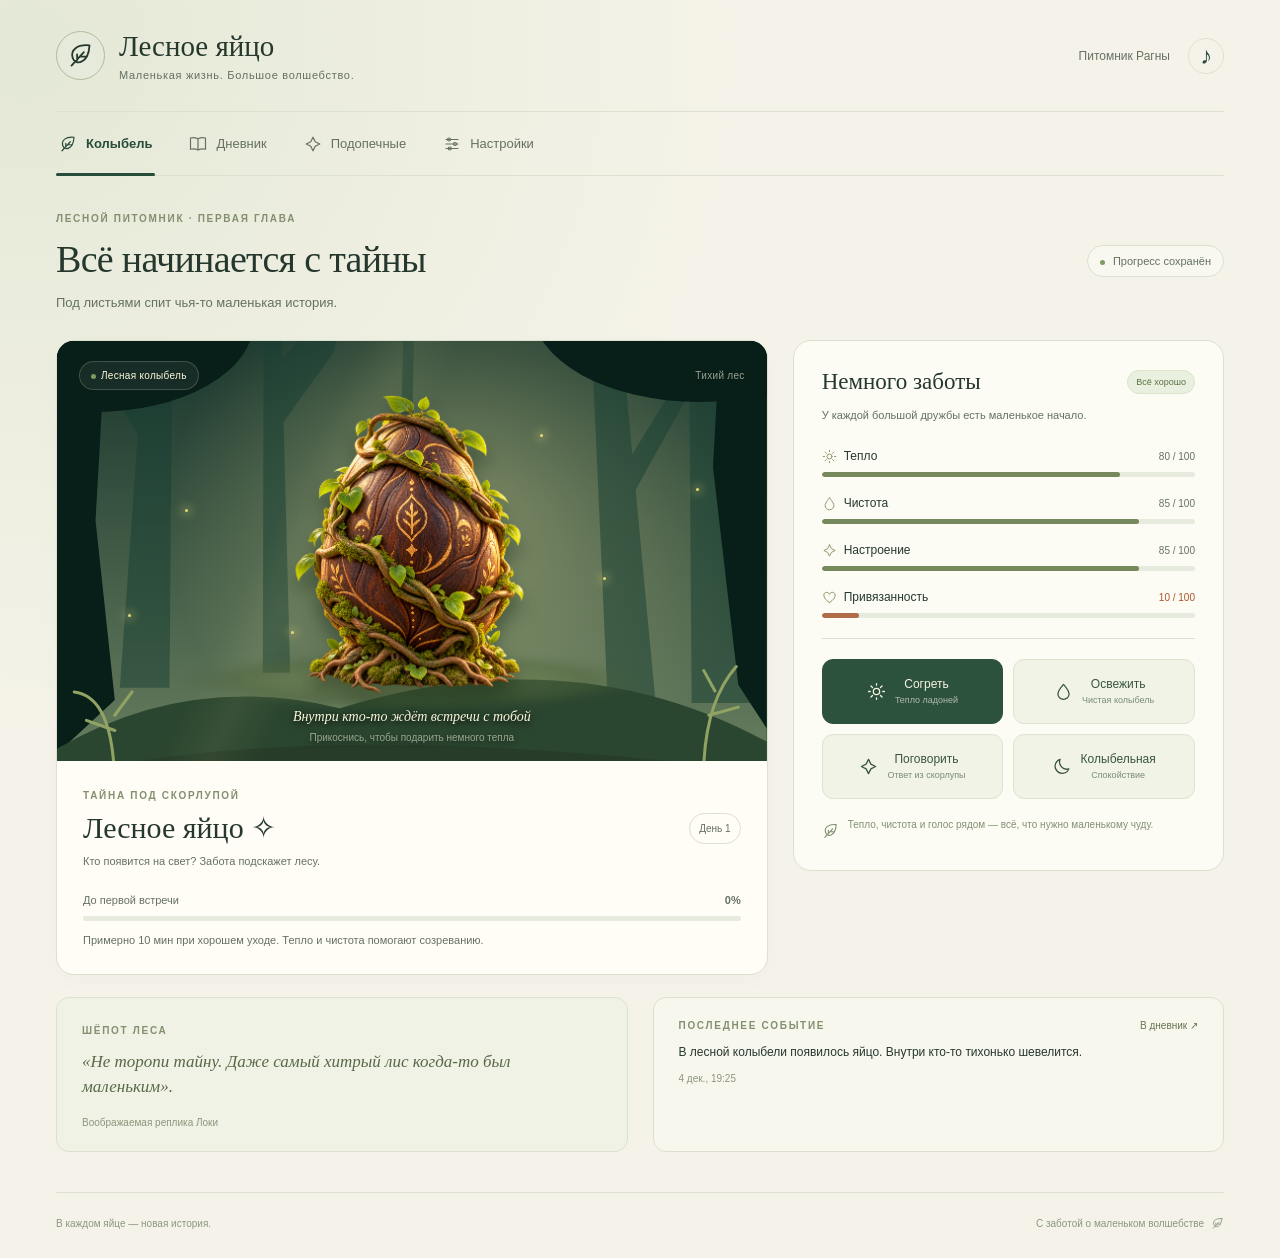
<file: index.html>
<!doctype html>
<html lang="ru" data-forest-app="1.7.0"><head><meta charset="UTF-8"><meta name="viewport" content="width=device-width, initial-scale=1, viewport-fit=cover"><meta name="theme-color" content="#1c3429"><meta name="description" content="Выращивай волшебного лесного питомца: яйцо-сюрприз, забота и маленькие открытия."><link rel="manifest" href="./manifest.webmanifest"><link rel="icon" href="./icon.svg" type="image/svg+xml"><link rel="apple-touch-icon" href="./assets/egg.png"><title>Лесное яйцо · Тамагочи Рагны</title><link rel="stylesheet" href="./style.css?v=1.7.0"></head>
<body>
<svg class="symbol-sheet" xmlns="http://www.w3.org/2000/svg"><symbol id="leaf" viewBox="0 0 24 24"><path d="M20 3C9 2 3 7 5 14c2 7 14 6 15-11ZM4 21 15 9M9 16v-5M12 13h5"/></symbol><symbol id="heart" viewBox="0 0 24 24"><path d="M12 20S3 15 3 8c0-5 7-6 9-1 2-5 9-4 9 1 0 7-9 12-9 12Z"/></symbol><symbol id="moon" viewBox="0 0 24 24"><path d="M20 15A9 9 0 0 1 9 3a9 9 0 1 0 11 12Z"/></symbol><symbol id="drop" viewBox="0 0 24 24"><path d="M12 3S5 11 5 15a7 7 0 0 0 14 0c0-4-7-12-7-12Z"/></symbol><symbol id="sun" viewBox="0 0 24 24"><circle cx="12" cy="12" r="4"/><path d="M12 2v2m0 16v2M2 12h2m16 0h2M5 5l2 2m10 10 2 2M5 19l2-2M17 7l2-2"/></symbol><symbol id="food" viewBox="0 0 24 24"><path d="M3 11h18c-1 8-4 9-9 9s-8-1-9-9ZM8 7V3m4 4V2m4 5V3"/></symbol><symbol id="spark" viewBox="0 0 24 24"><path d="m12 3 3 6 6 3-6 3-3 6-3-6-6-3 6-3 3-6Z"/></symbol><symbol id="book" viewBox="0 0 24 24"><path d="M12 5c-4-2-7-2-10-1v15c3-1 6-1 10 1 4-2 7-2 10-1V4c-3-1-6-1-10 1Zm0 0v15"/></symbol><symbol id="sliders" viewBox="0 0 24 24"><path d="M4 6h16M4 12h16M4 18h16"/><circle cx="8" cy="6" r="2"/><circle cx="16" cy="12" r="2"/><circle cx="9" cy="18" r="2"/></symbol><symbol id="cross" viewBox="0 0 24 24"><path d="M9 3h6v6h6v6h-6v6H9v-6H3V9h6Z"/></symbol></svg>
<div class="shell">
<header><a class="brand" href="./" aria-label="Лесное яйцо"><span class="brand-mark"><svg><use href="#leaf"/></svg></span><span>Лесное яйцо<small>Маленькая жизнь. Большое волшебство.</small></span></a><div class="header-right"><span class="private-label">Питомник Рагны</span><button id="sound" class="icon-button" aria-label="Включить музыку" title="Музыка" aria-pressed="false">♪</button></div></header>
<nav aria-label="Разделы игры"><button class="nav active" data-tab="home"><svg><use href="#leaf"/></svg>Колыбель</button><button class="nav" data-tab="journal"><svg><use href="#book"/></svg>Дневник</button><button class="nav" data-tab="guide"><svg><use href="#spark"/></svg>Подопечные</button><button class="nav" data-tab="settings"><svg><use href="#sliders"/></svg>Настройки</button></nav>
<main>
<section id="home" class="tab">
<div class="page-title"><div><span class="eyebrow">ЛЕСНОЙ ПИТОМНИК · ПЕРВАЯ ГЛАВА</span><h1 id="headline">Всё начинается с тайны</h1><p id="subtitle">Под листьями спит чья-то маленькая история.</p></div><span id="save-badge" class="save-badge"><i></i> Прогресс сохранён</span></div>
<div class="game-grid">
<article class="nursery">
<div class="scene" id="scene"><div class="scene-top"><span class="pill"><i></i><span id="phase-label">Лесная колыбель</span></span><span id="scene-time">Тихий лес</span></div>
<svg class="forest" viewBox="0 0 700 520" preserveAspectRatio="xMidYMid slice" aria-hidden="true"><defs><linearGradient id="bg" x2="0" y2="1"><stop stop-color="#102e28"/><stop offset="1" stop-color="#718664"/></linearGradient><radialGradient id="light"><stop stop-color="#e8df9a" stop-opacity=".4"/><stop offset="1" stop-color="#e8df9a" stop-opacity="0"/></radialGradient></defs><path fill="url(#bg)" d="M0 0h700v520H0z"/><circle cx="400" cy="230" r="290" fill="url(#light)"/><g fill="#173e32" opacity=".5"><path d="M90 0h24l-3 395H62zM204 0h16l10 380h-27zM525 0h27l38 405h-47zM623 0h39l28 410h-64zM343 0h10l-7 365h-13z"/><path d="M105 135 25 27l5 35 73 122M216 77 286 0l-13 64-57 79M550 193l80-130-9 46-66 119"/></g><g fill="#071e19"><path d="M0 0h51L38 230l19 177-57 53ZM700 0h-43l-10 177 25 215 28 43Z"/><ellipse cx="37" cy="34" rx="157" ry="89"/><ellipse cx="633" cy="21" rx="164" ry="92"/></g><path d="M0 455q130-76 279-40 230-70 421 33v72H0" fill="#2b4630"/><path d="M0 483q250-61 700-5v42H0" fill="#273d29"/><g stroke="#91a362" stroke-width="3" fill="none"><path d="M56 470q-5-67-39-71m40 38-28-10m28-5 17-23M638 470q3-63 32-96m-27 48 29-8m-23-16-11-20"/></g></svg>
<div class="sunbeam"></div><div class="fireflies" aria-hidden="true"><i></i><i></i><i></i><i></i><i></i><i></i></div><div class="nest"></div><button id="pet-touch" class="pet-touch" aria-label="Погладить питомца"><img id="pet-image" src="./assets/egg.png" alt="Лесное яйцо с живыми веточками и листиками"><span class="sleep-z" aria-hidden="true">z z Z</span></button><div id="emotion" class="emotion" aria-hidden="true"></div>
<div class="scene-caption"><span id="scene-caption">Внутри кто-то ждёт встречи с тобой</span><small id="touch-hint">Прикоснись, чтобы подарить немного тепла</small></div></div>
<div class="pet-info"><div><span class="eyebrow" id="pet-stage">ТАЙНА ПОД СКОРЛУПОЙ</span><h2 id="pet-name">Лесное яйцо <span>✧</span></h2><p id="pet-trait">Кто появится на свет? Забота подскажет лесу.</p></div><span class="age" id="age">День 1</span></div>
<div class="hatch-panel" id="hatch-panel"><div class="progress-caption"><span>До первой встречи</span><strong id="hatch-percent">0%</strong></div><div class="progress incubation"><span id="hatch-bar"></span></div><p id="hatch-hint">Согрей яйцо и освежи его лесную колыбель.</p><button id="hatch" class="primary" hidden>Познакомиться с малышом ✧</button></div>
<div class="status-message" id="status-message" hidden></div>
</article>
<aside class="care-panel"><div class="panel-heading"><h2>Немного заботы</h2><span id="status-pill" class="status-pill">Всё хорошо</span></div><p class="panel-intro" id="care-intro">У каждой большой дружбы есть маленькое начало.</p><div id="meters" class="meters"></div><div class="divider"></div><div class="actions" id="actions"></div><button id="rescue" class="rescue" hidden>✚ Позвать лесного лекаря</button><div class="tip"><svg><use href="#leaf"/></svg><p id="care-tip">Тепло, чистота и голос рядом — всё, что нужно маленькому чуду.</p></div></aside>
</div>
<div class="bottom-grid"><article class="note-card"><span class="eyebrow">ШЁПОТ ЛЕСА</span><p id="whisper">«Не торопи тайну. Даже самый хитрый лис когда-то был маленьким».</p><span class="note-sign">Воображаемая реплика Локи</span></article><article class="latest-card"><div><span class="eyebrow">ПОСЛЕДНЕЕ СОБЫТИЕ</span><button data-go="journal" class="text-button">В дневник ↗</button></div><p id="latest">В колыбели появилось загадочное яйцо.</p><small id="latest-time">Только что</small></article></div>
</section>
<section id="journal" class="tab" hidden><span class="eyebrow">НАША МАЛЕНЬКАЯ ИСТОРИЯ</span><h1>Дневник лесной жизни</h1><p class="lead">Первая встреча, забота и тихие открытия. Последние 80 событий.</p><div class="journal-summary" id="journal-summary"></div><div id="journal-list"></div></section>
<section id="guide" class="tab" hidden><span class="eyebrow">ТРИ ИСТОРИИ ПОД ОДНОЙ СКОРЛУПОЙ</span><h1>Кого хранит лес?</h1><p class="lead">Никто не знает заранее. Уход меняет шансы, но последнее слово остаётся за сюрпризом.</p><div class="creature-grid" id="creatures"></div><article class="rules"><h2>Как устроена маленькая жизнь</h2><p>Яйцо созревает за 10 минут при достаточных тепле и чистоте. Разговоры повышают шанс лисёнка; сбалансированная забота — волчонка; чистота и колыбельные — лесного оленёнка. Любой из троих остаётся возможным.</p><p>После рождения питомец взрослеет в реальном времени: детёныш до 7 дней, подросток до 30, юный до 90, затем взрослый. В первой версии рост отражается в статусе и размере персонажа; отдельные рисунки возрастов появятся позже.</p><p>Низкие сытость, чистота или энергия дольше 30 минут могут вызвать болезнь. Лекарство действует 30 минут; для выздоровления сытость, чистота и энергия должны быть выше 35. Сон восполняет примерно 24 единицы энергии за час. При критическом здоровье доступен лесной лекарь. В этой версии питомец может тяжело заболеть, но не погибает.</p><p>Показатели меняются и между заходами. Игра пересчитывает прошедшее время при возвращении — постоянно открытая вкладка не нужна. Никаких платных кормлений или лекарств.</p></article></section>
<section id="settings" class="tab" hidden><span class="eyebrow">УЮТНО ПО ТВОИМ ПРАВИЛАМ</span><h1>Настройки питомника</h1><div class="settings-grid"><article class="settings-card"><h2>Имя подопечного</h2><label for="name-input">До 32 символов</label><div class="input-row"><input id="name-input" maxlength="32" autocomplete="off"><button id="rename" class="primary">Сохранить</button></div><p>Имя можно изменить после вылупления.</p><h2>Передышка</h2><p>На паузе потребности и болезнь не меняются, в том числе после закрытия игры. Возраст считается по дате рождения.</p><button id="pause" class="secondary">Поставить на паузу</button></article><article class="settings-card"><h2>Твоя история сохранена</h2><p>Автосохранение работает в этом браузере на этом устройстве. Сделай копию перед очисткой данных или переходом в другой браузер.</p><button id="export" class="primary full">↓ Скачать резервную копию</button><button id="import" class="secondary full">↑ Восстановить из файла</button><input type="file" id="import-file" accept=".json,application/json" hidden><small>Импорт заменит текущую историю после подтверждения.</small><details class="transfer-help"><summary>Перенос на другой адрес</summary><ol><li>На старом адресе скачай резервную копию.</li><li>Открой новый адрес игры в Safari.</li><li>Нажми «Восстановить из файла» и выбери копию. Данные на старом адресе останутся на месте.</li></ol></details><h2>Игра на iPhone</h2><p>Открой ссылку в Safari → «Поделиться» → «На экран Домой». Сначала дождись готовности автономной копии ниже. Затем проверь запуск с выключенным VPN и в авиарежиме.</p><small id="access-note"></small></article><article class="settings-card music-card"><h2>Музыка тихого леса</h2><p>Негромкое фортепиано для маленьких лесных встреч. Музыка работает и без интернета после подготовки автономной копии.</p><button id="music-toggle" class="secondary" aria-pressed="false">Включить музыку</button><p id="music-status" role="status" aria-live="polite">Музыка выключена.</p><label class="music-volume-label" for="music-volume">Громкость музыки <output id="music-volume-value" for="music-volume">20%</output></label><input id="music-volume" type="range" min="0" max="100" step="1" value="20"><label class="effects-label"><input id="effects-enabled" type="checkbox"> Короткие звуки действий</label><small>Музыка запускается по нажатию и выключается при уходе из игры. Выбранная громкость сохраняется.</small><small class="music-credit">«Peaceful Intro» — Eric Matyas, <a href="https://soundimage.org/" target="_blank" rel="noopener">soundimage.org</a>. <a href="https://creativecommons.org/licenses/by/3.0/" target="_blank" rel="noopener">CC BY 3.0</a>. Запись преобразована из OGG в MP3.</small></article><article class="settings-card offline-card"><h2>Автономный запуск</h2><span id="offline-badge" class="offline-badge" data-state="loading">Проверяю файлы…</span><p id="offline-detail" role="status" aria-live="polite">Проверка сохранённых файлов игры.</p><button id="prepare-offline" class="secondary">Подготовить офлайн</button><small id="connection-mode"></small><p class="offline-note">Файлы игры и питомец сохраняются отдельно. Автономная копия позволяет открывать игру без сети после полной загрузки. Очистка данных браузера может удалить обе записи — сохрани резервную копию питомца.</p></article><article class="settings-card danger"><h2>Новая история</h2><p>Новое яйцо заменит текущего питомца. Сначала скачай резервную копию.</p><button id="reset" class="secondary">Начать с нового яйца</button></article></div><p class="version">Лесное яйцо · v1.7.0 · Создано для Рагны Локидоттир</p></section>
</main><footer><span>В каждом яйце — новая история.</span><span>С заботой о маленьком волшебстве <svg><use href="#leaf"/></svg></span></footer></div>
<div id="toast" class="toast" role="status" aria-live="polite"></div>
<dialog id="confirm-dialog"><form method="dialog"><span class="eyebrow">МИНУТКА ВНИМАНИЯ</span><h2 id="confirm-title"></h2><p id="confirm-text"></p><div class="dialog-actions"><button value="cancel" class="secondary">Отмена</button><button value="ok" class="primary">Продолжить</button></div></form></dialog>
<script type="module" src="./app.mjs?v=1.7.0"></script></body></html>
</file>
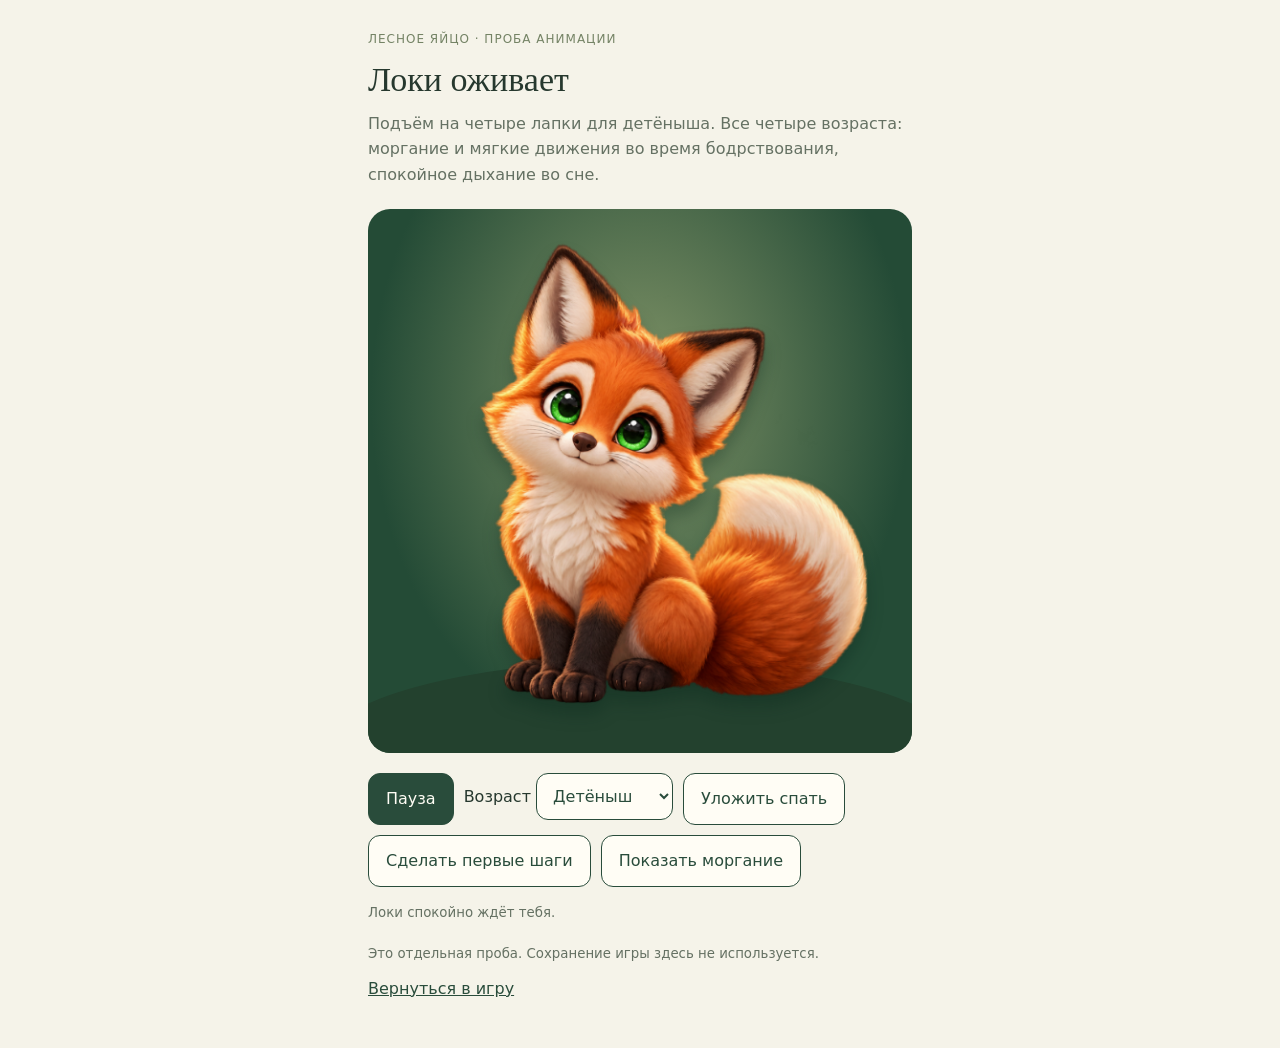
<file: loki-animation.html>
<!doctype html>
<html lang="ru"><head><meta charset="utf-8"><meta name="viewport" content="width=device-width,initial-scale=1,viewport-fit=cover"><meta name="theme-color" content="#173a2b"><title>Локи · анимация ожидания</title>
<style>
*{box-sizing:border-box}body{margin:0;background:#f5f3e9;color:#26382e;font:16px/1.6 system-ui,sans-serif}main{max-width:580px;margin:auto;padding:25px 18px}h1{font:34px Georgia,serif;margin:10px 0}p{color:#657163;margin:12px 0 22px}.scene{border-radius:22px;background:radial-gradient(ellipse at 50% 35%,#829568,#244b36 70%);overflow:hidden;position:relative;aspect-ratio:1}.ground{position:absolute;background:#23412e;border-radius:50%;width:120%;height:35%;left:-10%;bottom:-18%}canvas{position:absolute;inset:5%;width:90%;height:90%;filter:drop-shadow(0 12px 8px #09271b55)}.buttons{display:flex;gap:10px;flex-wrap:wrap;margin-top:20px}button{background:#294c3b;color:#fffdf5;border:1px solid #294c3b;border-radius:12px;padding:12px 17px;font:inherit;cursor:pointer}select{font:inherit;padding:12px;border-radius:12px;background:#fffdf5;color:#294c3b;border:1px solid #294c3b}button.secondary{color:#294c3b;background:#fffdf5}button:focus-visible{outline:3px solid #ac8648;outline-offset:4px}small{display:block;color:#657163;margin-top:15px}.badge{font-size:12px;letter-spacing:1px;color:#748365}#status{min-height:26px}a{color:#294c3b}
</style></head><body><main><span class="badge">ЛЕСНОЕ ЯЙЦО · ПРОБА АНИМАЦИИ</span><h1>Локи оживает</h1><p>Подъём на четыре лапки для детёныша. Все четыре возраста: моргание и мягкие движения во время бодрствования, спокойное дыхание во сне.</p><div class="scene"><div class="ground"></div><canvas id="loki" width="512" height="512" role="img" aria-label="Рыжий лисёнок Локи с изумрудными глазами"></canvas></div><div class="buttons"><button id="play" aria-pressed="true">Пауза</button><label>Возраст <select id="age"><option value="baby">Детёныш</option><option value="teen">Подросток</option><option value="young">Юный</option><option value="adult">Взрослый</option></select></label><button id="sleep" class="secondary" aria-pressed="false">Уложить спать</button><button id="rise" class="secondary">Сделать первые шаги</button><button id="blink" class="secondary">Показать моргание</button></div><small id="status" role="status">Загружаю Локи…</small><small>Это отдельная проба. Сохранение игры здесь не используется.</small><p><a href="./index.html">Вернуться в игру</a></p></main>
<script type="module">
import {createWalkRenderer} from './loki-walk.mjs?v=1.7.0';
import {createLokiRenderer} from './loki-idle.mjs?v=1.7.0';
const canvas=document.getElementById('loki'),play=document.getElementById('play'),status=document.getElementById('status'),age=document.getElementById('age'),sleep=document.getElementById('sleep'),blink=document.getElementById('blink');
const rise=document.getElementById('rise');let riseDraw=null,riseAt=null;
const assets=new Map();
const image=src=>{if(!assets.has(src))assets.set(src,new Promise((resolve,reject)=>{const im=new Image();im.onload=()=>resolve(im);im.onerror=()=>{assets.delete(src);reject(Error('asset'));};im.src=src;}));return assets.get(src);};
let moving=!matchMedia('(prefers-reduced-motion: reduce)').matches,sleeping=false,draw=null,time=0,last=0,frame=0,blinkUntil=0,revision=0;
function labels(){play.textContent=moving?'Пауза':'Продолжить';play.setAttribute('aria-pressed',String(moving));sleep.textContent=sleeping?'Разбудить':'Уложить спать';sleep.setAttribute('aria-pressed',String(sleeping));blink.disabled=sleeping;rise.disabled=sleeping||age.value!=='baby'||!moving;}
async function load(){const own=++revision;draw=null;riseAt=null;status.textContent='Загружаю Локи…';labels();try{const stem='./assets/fox'+(age.value==='baby'?'':'-'+age.value);const [base,closed]=await Promise.all([image(stem+(sleeping?'-sleep':'')+'.png'),sleeping?null:image(stem+'-blink.png')]);if(own!==revision)return;draw=createLokiRenderer({canvas,base,closed,makeCanvas:(w,h)=>{const c=document.createElement('canvas');c.width=w;c.height=h;return c;},age:age.value,sleeping});time=0;draw(0,{moving});status.textContent=sleeping?'Локи дышит во сне.':'Локи спокойно ждёт тебя.';}catch{if(own===revision)status.textContent='Не удалось загрузить картинки. Подключи интернет и открой просмотр снова.';}}
play.onclick=()=>{moving=!moving;labels();if(draw&&!moving)draw(0,{moving:false});};age.onchange=load;sleep.onclick=()=>{sleeping=!sleeping;load();};blink.onclick=()=>{blinkUntil=performance.now()+180;};
rise.onclick=async()=>{const own=revision;try{const [sheet,walkSheet]=await Promise.all([image('./assets/fox-rise.png'),image('./assets/fox-walk.png')]);if(own!==revision||sleeping||!moving)return;riseDraw=createWalkRenderer({canvas,sheet,walkSheet});riseAt=time;}catch{status.textContent='Не удалось загрузить позы Локи.';}};
document.addEventListener('visibilitychange',()=>{last=performance.now();});
function tick(now){const dt=last?Math.min(80,now-last):0;last=now;if(!document.hidden&&draw){if(moving)time+=dt/1000;if(now-frame>1000/24){if(riseAt===null||!riseDraw(time-riseAt)){riseAt=null;draw(time,{moving,forceBlink:now<blinkUntil});}frame=now;}}requestAnimationFrame(tick);}load();requestAnimationFrame(tick);
</script></body></html>
</file>
<file: style.css>
:root{--ink:#26382e;--muted:#657163;--paper:#f5f3e9;--cream:#fffdf5;--green:#284c3a;--gold:#ac8648;--line:#dce0cf;--serif:Georgia,'Times New Roman',serif;font-family:-apple-system,BlinkMacSystemFont,'Segoe UI',sans-serif;color:var(--ink);background:var(--paper);font-size:15px;font-synthesis:none}*{box-sizing:border-box}body{margin:0;background:radial-gradient(ellipse at 2% 4%,#e4e8d6,transparent 40%),var(--paper)}button,input{font:inherit}button,a,input{-webkit-tap-highlight-color:transparent}button{cursor:pointer}button:disabled{opacity:.48;cursor:default}button:focus-visible,a:focus-visible,input:focus-visible{outline:3px solid #bd984e;outline-offset:3px}button{border:0}svg{width:22px;height:22px;fill:none;stroke:currentColor;stroke-width:1.6;stroke-linecap:round;stroke-linejoin:round}.symbol-sheet{position:absolute;width:0;height:0;overflow:hidden}.shell{max-width:1240px;margin:auto;padding:0 36px}header{height:112px;display:flex;justify-content:space-between;align-items:center;border-bottom:1px solid var(--line)}.brand{display:flex;align-items:center;gap:14px;text-decoration:none;color:var(--ink);font-family:var(--serif);font-size:29px}.brand small{display:block;font:11px -apple-system,BlinkMacSystemFont,'Segoe UI',sans-serif;margin-top:6px;letter-spacing:.7px;color:var(--muted)}.brand-mark{height:49px;width:49px;border:1px solid #afbd9b;border-radius:50%;display:grid;place-items:center;background:#e5eadb}.brand-mark svg{height:27px;width:27px}.header-right{display:flex;gap:18px;align-items:center}.private-label{font-size:12px;color:var(--muted)}.icon-button{width:36px;height:36px;border:1px solid var(--line);border-radius:50%;color:var(--green);background:transparent;font-size:24px}nav{display:flex;gap:31px;margin:0 0 32px;border-bottom:1px solid var(--line);height:64px;align-items:stretch}.nav{display:flex;align-items:center;gap:9px;color:var(--muted);background:none;position:relative;padding:0 3px;font-size:13px}.nav svg{width:18px}.nav.active{color:var(--green);font-weight:600}.nav.active:after{content:'';height:3px;background:var(--green);position:absolute;bottom:-1px;left:0;right:0;border-radius:3px}.page-title{display:flex;align-items:center;justify-content:space-between;margin-bottom:27px;gap:20px}.eyebrow{font-size:10px;letter-spacing:1.7px;font-weight:600;color:#83906f}h1{font:38px/1.2 var(--serif);margin:12px 0 10px;font-weight:400;letter-spacing:-.7px}h2{font:24px var(--serif);font-weight:400;margin:0}p{line-height:1.6}.page-title p{font-size:13px;color:var(--muted);margin:0}.save-badge{color:var(--muted);font-size:11px;white-space:nowrap;border:1px solid var(--line);padding:9px 12px;border-radius:20px;background:#f8f8f0}.save-badge i,.pill i{width:5px;height:5px;border-radius:50%;background:#7f9b61;display:inline-block;margin-right:5px}.game-grid{display:grid;grid-template-columns:minmax(0,1.65fr) minmax(310px,1fr);gap:25px;align-items:start}.nursery{overflow:hidden;background:var(--cream);border:1px solid var(--line);border-radius:18px;box-shadow:0 6px 25px #25392f05}.scene{height:390px;position:relative;isolation:isolate;overflow:hidden;background:#2b4936;color:#fcf8dc}.forest{position:absolute;inset:0;width:100%;height:100%;stroke:none;z-index:-3}.scene-top{display:flex;justify-content:space-between;align-items:center;position:absolute;inset:20px 22px auto;font-size:10px;letter-spacing:.3px;z-index:4}.pill{background:#f7f7de12;border:1px solid #e6edd332;border-radius:20px;padding:8px 11px;backdrop-filter:blur(10px)}#scene-time{opacity:.6}.sunbeam{position:absolute;top:-100px;left:30%;width:90px;height:600px;background:linear-gradient(90deg,transparent,#f9ec9d10,transparent);transform:rotate(26deg);z-index:-2}.nest{position:absolute;bottom:52px;width:64%;height:56px;left:18%;border-radius:50%;background:radial-gradient(ellipse,#b3bc664d,#4c623974 55%,transparent 72%);filter:blur(3px)}.pet-touch{position:absolute;left:50%;bottom:62px;width:290px;height:290px;transform:translateX(-50%);background:none;padding:0;display:flex;align-items:end;justify-content:center;z-index:1}.pet-touch img{width:100%;height:100%;object-fit:contain;filter:drop-shadow(0 14px 9px #05180966);animation:breathe 5s ease-in-out infinite;transform-origin:50% 90%;transition:filter .4s}.scene.egg .pet-touch img{animation:egg-sway 5.5s ease-in-out infinite}.scene.sleeping img{filter:brightness(.7) drop-shadow(0 14px 9px #05180966)}.scene.sick img{filter:saturate(.65) drop-shadow(0 14px 9px #05180966)}.scene.hatching img{animation:hatch 1s ease-in-out 1}.scene-caption{position:absolute;bottom:18px;left:15px;right:15px;text-align:center;font:italic 14px var(--serif);text-shadow:0 2px 7px #000}.scene-caption small{display:block;font:10px -apple-system,BlinkMacSystemFont,'Segoe UI',sans-serif;color:#d5ddc0;opacity:.65;margin-top:7px}.fireflies i{position:absolute;background:#e5d877;border-radius:50%;width:3px;height:3px;box-shadow:0 0 10px 3px #ffea8455;animation:float 7s ease-in-out infinite}.fireflies i:nth-child(1){left:18%;top:40%}.fireflies i:nth-child(2){left:77%;top:56%;animation-delay:-2s}.fireflies i:nth-child(3){left:68%;top:22%;animation-delay:-4s}.fireflies i:nth-child(4){left:33%;top:69%;animation-delay:-1s}.fireflies i:nth-child(5){left:90%;top:35%;animation-delay:-3s}.fireflies i:nth-child(6){left:10%;top:65%;animation-delay:-5s}.pet-info{padding:24px 26px 18px;display:flex;justify-content:space-between;align-items:center;gap:10px}.pet-info h2{margin-top:8px;font-size:30px}.pet-info h2 span{color:var(--gold);font-size:20px}.pet-info p{margin:8px 0 0;color:var(--muted);font-size:11px}.age{font-size:10px;border:1px solid var(--line);border-radius:25px;padding:9px;white-space:nowrap;color:var(--muted)}.hatch-panel{padding:0 26px 24px}.progress-caption{display:flex;justify-content:space-between;font-size:11px;color:var(--muted);margin:5px 0 10px}.progress{height:5px;background:#e7ebdd;border-radius:10px;overflow:hidden}.progress span{display:block;height:100%;border-radius:10px;background:#75895c;transition:width .5s}.incubation span{background:linear-gradient(90deg,#719369,#bcac66)}.hatch-panel p{font-size:11px;color:var(--muted);margin-bottom:0}.hatch-panel .primary{margin-top:14px;width:100%}.care-panel{padding:25px;background:#fcfcf4;border:1px solid var(--line);border-radius:18px}.panel-heading{display:flex;justify-content:space-between;align-items:center;gap:6px}.panel-heading h2{font-size:23px}.status-pill{color:#5a7043;border:1px solid #d9e4c9;border-radius:20px;padding:6px 8px;font-size:9px;white-space:nowrap;background:#eaf0df}.status-pill.bad{color:#ad542e;background:#f8e9dc;border-color:#edceba}.panel-intro{font-size:11px;color:var(--muted);margin:12px 0 24px}.meter{margin-bottom:17px}.meter-top{display:flex;justify-content:space-between;font-size:12px;align-items:center;margin-bottom:8px}.meter-label{display:flex;align-items:center;gap:7px}.meter-label svg{width:15px;height:15px;color:#8d996f}.meter-number{font-size:10px;color:var(--muted)}.meter.low .progress span{background:#b26b48}.meter.low .meter-number{color:#ad542e}.divider{height:1px;background:var(--line);margin:20px 0}.actions{display:grid;grid-template-columns:1fr 1fr;gap:10px}.action{background:#f1f3e7;border:1px solid #dce3ce;color:#395540;min-height:65px;border-radius:11px;display:flex;align-items:center;justify-content:center;gap:9px;font-size:12px;transition:background .2s,transform .2s}.action svg{width:19px;height:19px}.action:hover{background:#e4ecd7;transform:translateY(-1px)}.action:first-child{background:#2c513c;color:#f6f5e3;border-color:#2c513c}.action small{display:block;font-size:9px;opacity:.65;margin-top:4px}.tip{display:flex;align-items:start;gap:9px;margin-top:18px;color:#839072}.tip svg{width:17px;flex-shrink:0;margin-top:3px}.tip p{font-size:10px;line-height:1.6;margin:0}.status-message{margin:0 26px 22px;padding:12px;background:#f2eadc;color:#6f4b2d;border-radius:9px;font-size:12px}.rescue{margin-top:12px;border:1px solid #c38b6a;border-radius:8px;background:#f7eadd;color:#985233;padding:12px;width:100%}.bottom-grid{display:grid;grid-template-columns:1fr 1fr;gap:25px;margin-top:22px}.note-card,.latest-card{padding:22px 25px;border:1px solid var(--line);border-radius:13px;background:#eaf0df77}.note-card p{font:italic 17px/1.5 var(--serif);margin:12px 0;color:#596847}.note-sign{font-size:10px;color:#8b957d}.latest-card{background:#fcfcf488}.latest-card>div{display:flex;justify-content:space-between;align-items:center}.latest-card p{font-size:12px;margin:12px 0 6px}.latest-card small{font-size:10px;color:#8b957d}.text-button{background:none;color:#657452;font-size:10px;padding:0}.primary,.secondary{min-height:43px;padding:11px 17px;border-radius:9px;font-size:12px;background:var(--green);color:#fffef2;border:1px solid var(--green)}.secondary{background:#f8f9ee;color:var(--green);border:1px solid var(--line)}.full{width:100%;margin-bottom:10px}.lead{font-size:13px;color:var(--muted);max-width:700px;margin-bottom:30px}.creature-grid{display:grid;grid-template-columns:repeat(3,1fr);gap:20px}.creature-card{border-radius:15px;border:1px solid var(--line);background:var(--cream);overflow:hidden}.creature-art{height:240px;min-width:0;overflow:hidden;padding:12px;background:radial-gradient(ellipse,#c0d1a977,#eaf0e299);display:flex;align-items:center;justify-content:center}.creature-art img{display:block;width:90%;height:100%;min-width:0;min-height:0;max-width:100%;max-height:100%;object-fit:contain}.creature-copy{padding:23px;background:var(--cream)}.creature-copy h2{font-size:25px;margin-top:7px}.creature-copy p{font-size:12px;color:var(--muted)}.creature-copy small{font-size:10px;color:#8a956f}.rules{padding:25px 30px;border-radius:15px;background:#eaf0df88;border:1px solid var(--line);margin-top:25px}.rules p{font-size:13px;color:var(--muted)}.settings-grid{display:grid;grid-template-columns:1fr 1fr;gap:20px;margin-top:30px}.settings-card{background:var(--cream);border:1px solid var(--line);border-radius:13px;padding:25px}.settings-card h2{font-size:24px;margin:0 0 13px}.settings-card h2:not(:first-child){margin-top:25px}.settings-card p{font-size:13px;color:var(--muted)}.settings-card small,.settings-card label{font-size:11px;color:var(--muted);line-height:1.6}.input-row{display:flex;gap:9px;margin-top:9px}input{min-width:0;width:100%;border:1px solid #c9d3be;border-radius:8px;padding:11px;background:#f7f8ef;color:var(--ink)}.danger{grid-column:1/-1}.danger h2{color:#8c5e40}.version{font-size:11px;color:#88957c;text-align:center;margin-top:25px}.journal-summary{display:flex;gap:15px;margin-bottom:28px}.summary-item{padding:17px 22px;border-radius:12px;border:1px solid var(--line);background:var(--cream);font-size:11px;color:var(--muted);flex:1}.summary-item strong{display:block;font:24px var(--serif);color:var(--ink);margin-bottom:8px}.journal-entry{display:flex;gap:20px;border-left:1px solid #cbd5bb;padding:0 0 23px 23px;position:relative;margin-left:5px}.journal-entry:before{content:'';width:7px;height:7px;background:#91a276;border:3px solid var(--paper);border-radius:50%;position:absolute;left:-7px;top:6px}.journal-entry p{margin:0;font-size:13px}.journal-entry small{display:block;color:var(--muted);font-size:10px;margin-top:5px}footer{display:flex;justify-content:space-between;align-items:center;border-top:1px solid var(--line);margin:40px 0 0;padding:24px 0 28px;color:#8b977f;font-size:10px}footer span:last-child{display:flex;align-items:center;gap:7px}footer svg{width:13px;height:13px}.toast{position:fixed;bottom:24px;left:50%;transform:translate(-50%,15px);background:#213d30;color:#fff7df;padding:13px 20px;border:1px solid #64775a;border-radius:12px;box-shadow:0 5px 30px #001e2633;max-width:min(92vw,520px);width:max-content;font-size:12px;line-height:1.5;z-index:20;opacity:0;pointer-events:none;transition:.25s}.toast.show{opacity:1;transform:translate(-50%,0)}dialog{border:1px solid var(--line);background:var(--cream);border-radius:17px;padding:28px;max-width:420px;color:var(--ink);width:90%}dialog::backdrop{background:#0d2a2166;backdrop-filter:blur(3px)}dialog h2{margin-top:13px}dialog p{font-size:13px;color:var(--muted)}.dialog-actions{display:flex;justify-content:flex-end;gap:9px;margin-top:23px}.sleep-z{display:none;position:absolute;right:15px;top:30px;color:#f3ecb0;letter-spacing:8px;font:25px var(--serif);animation:float 5s infinite}.sleeping .sleep-z{display:block}.emotion{position:absolute;left:50%;top:90px;color:#f4d695;font-size:30px;z-index:3;pointer-events:none}.emotion.pop{animation:pop 1.3s ease-out forwards}.paused .scene:after{content:'На паузе';position:absolute;bottom:80px;right:20px;font-size:10px;background:#13281dbb;border-radius:15px;padding:8px 12px}.missing-art{display:none}[hidden]{display:none!important}@keyframes breathe{50%{transform:translateY(-3px) scale(1.012)}}@keyframes egg-sway{0%,85%,100%{transform:rotate(0)}90%{transform:rotate(-2deg)}95%{transform:rotate(2deg)}}@keyframes float{50%{transform:translate(8px,-15px);opacity:.4}}@keyframes pop{0%{opacity:0;transform:translate(-50%,10px) scale(.5)}20%{opacity:1}100%{opacity:0;transform:translate(-50%,-55px) scale(1.2)}}@keyframes hatch{25%{transform:rotate(-10deg)}50%{transform:rotate(10deg);filter:brightness(1.5)}75%{transform:scale(1.07)}}
@media(min-width:1100px){.scene{height:420px}.pet-touch{width:310px;height:310px}.care-panel{padding:28px}.meter{margin-bottom:19px}}
@media(max-width:850px){.shell{padding:0 22px}.game-grid{grid-template-columns:minmax(0,1.3fr) minmax(270px,1fr);gap:17px}.care-panel{padding:21px}.panel-heading h2{font-size:20px}.scene{height:380px}.pet-touch{width:265px;height:265px}.private-label{display:none}h1{font-size:33px}.save-badge{font-size:10px;padding:8px}.creature-grid{gap:12px}.creature-copy{padding:17px}.creature-copy h2{font-size:21px}.creature-art{height:200px}}
@media(max-width:650px){.shell{padding:0 18px}header{height:90px}.brand{font-size:25px;gap:10px}.brand small{font-size:9px;letter-spacing:.3px}.brand-mark{width:40px;height:40px}.header-right{gap:0}.icon-button{width:32px;height:32px}nav{gap:0;justify-content:space-between;margin-bottom:24px;height:59px}.nav{font-size:11px;gap:5px}.nav svg{width:16px}.eyebrow{font-size:9px;letter-spacing:1.2px}h1{font-size:30px;margin:10px 0}.page-title{display:block;margin-bottom:21px}.page-title p{font-size:12px}.save-badge{display:inline-block;margin-top:13px;border:0;padding:0;background:none;font-size:10px}.game-grid{grid-template-columns:1fr;gap:17px}.scene{height:335px}.pet-touch{width:260px;height:260px;bottom:46px}.scene-top{inset:17px 17px auto;font-size:9px}.scene-caption{font-size:13px;bottom:16px}.scene-caption small{font-size:9px}.pet-info{padding:20px 20px 17px}.pet-info h2{font-size:28px}.pet-info p{font-size:11px}.hatch-panel{padding:0 20px 21px}.care-panel{padding:21px}.panel-heading h2{font-size:24px}.panel-intro{margin:11px 0 20px}.meters{display:grid;grid-template-columns:1fr 1fr;gap:0 20px}.meter{margin-bottom:17px}.meter-top{font-size:11px}.actions{grid-template-columns:1fr 1fr}.action{min-height:63px}.divider{margin:5px 0 18px}.bottom-grid{grid-template-columns:1fr;gap:13px;margin-top:17px}.note-card,.latest-card{padding:20px}.note-card p{font-size:16px}.creature-grid{grid-template-columns:1fr;gap:18px}.creature-art{height:250px}.creature-copy{padding:22px}.creature-copy h2{font-size:26px}.rules{padding:22px}.settings-grid{grid-template-columns:1fr}.settings-card{padding:22px}.journal-summary{gap:8px}.summary-item{padding:15px 12px;font-size:10px}.summary-item strong{font-size:20px}.toast{bottom:max(20px,env(safe-area-inset-bottom));font-size:12px}.status-message{margin:0 20px 20px}footer{padding-bottom:calc(22px + env(safe-area-inset-bottom));gap:15px;font-size:9px;line-height:1.5}footer span:last-child{text-align:right}.input-row .primary{padding:11px}.nav.active:after{height:2px}}
@media(prefers-reduced-motion:reduce){*,*:before,*:after{animation:none!important;transition:none!important}}

.offline-card{grid-column:1/-1}.offline-badge{display:inline-block;border-radius:20px;padding:8px 12px;font-size:11px;background:#e9eddf;color:#657452}.offline-badge[data-state="ready"]{background:#deecd1;color:#38552c}.offline-badge[data-state="error"]{background:#f4e5d9;color:#985233}.offline-card #connection-mode{display:block;margin-top:12px}.offline-note{font-size:11px!important}.transfer-help{margin-top:13px;font-size:12px;color:var(--muted)}.transfer-help summary{cursor:pointer;color:var(--green);padding:10px 0}.transfer-help ol{padding-left:20px;line-height:1.7}.transfer-help li{margin:6px 0}

.release-card{grid-column:1/-1}.download-link{display:inline-block;text-decoration:none;text-align:center}
.scene.sleeping .pet-touch img{animation:sleep-breathe 5.8s ease-in-out infinite;transform-origin:50% 83%;filter:brightness(.92) drop-shadow(0 10px 8px #05180966)}
.scene.sleeping{background-color:#122d30}.scene.sleeping .sleep-z{font-size:19px;opacity:.65;animation-duration:6s}
@keyframes sleep-breathe{0%,100%{transform:scaleY(1)}50%{transform:scaleY(1.014)}}
@media(prefers-reduced-motion:reduce){.scene.sleeping .pet-touch img,.scene.sleeping .sleep-z{animation:none}}

.music-card input[type="range"]{width:100%;padding:0;accent-color:#294c3c;margin:14px 0 22px;min-height:32px}.music-volume-label{display:flex;justify-content:space-between;gap:16px}.effects-label{display:flex;align-items:center;gap:12px;margin-bottom:18px}.effects-label input[type="checkbox"]{width:22px;height:22px;flex:none;accent-color:#294c3c}.music-card small{display:block;margin-top:14px}.music-credit a{color:#294c3c;text-decoration:underline}.music-card #music-status{font-size:15px}

/* Loki uses a local canvas sprite; the image remains the accessible fallback. */
.pet-touch img.loki-animated{opacity:0;animation:none!important}
.loki-canvas{position:absolute;left:50%;bottom:0;transform:translateX(-50%);pointer-events:none;filter:drop-shadow(0 16px 12px #031a1c66)}
.loki-canvas[hidden]{display:none}
.scene.sleeping .loki-canvas{filter:brightness(.92) drop-shadow(0 16px 12px #031a1c66)}
.scene.sick .loki-canvas{filter:saturate(.65) drop-shadow(0 16px 12px #031a1c66)}
.scene.sick.sleeping .loki-canvas{filter:brightness(.92) saturate(.65) drop-shadow(0 16px 12px #031a1c66)}
</file>
